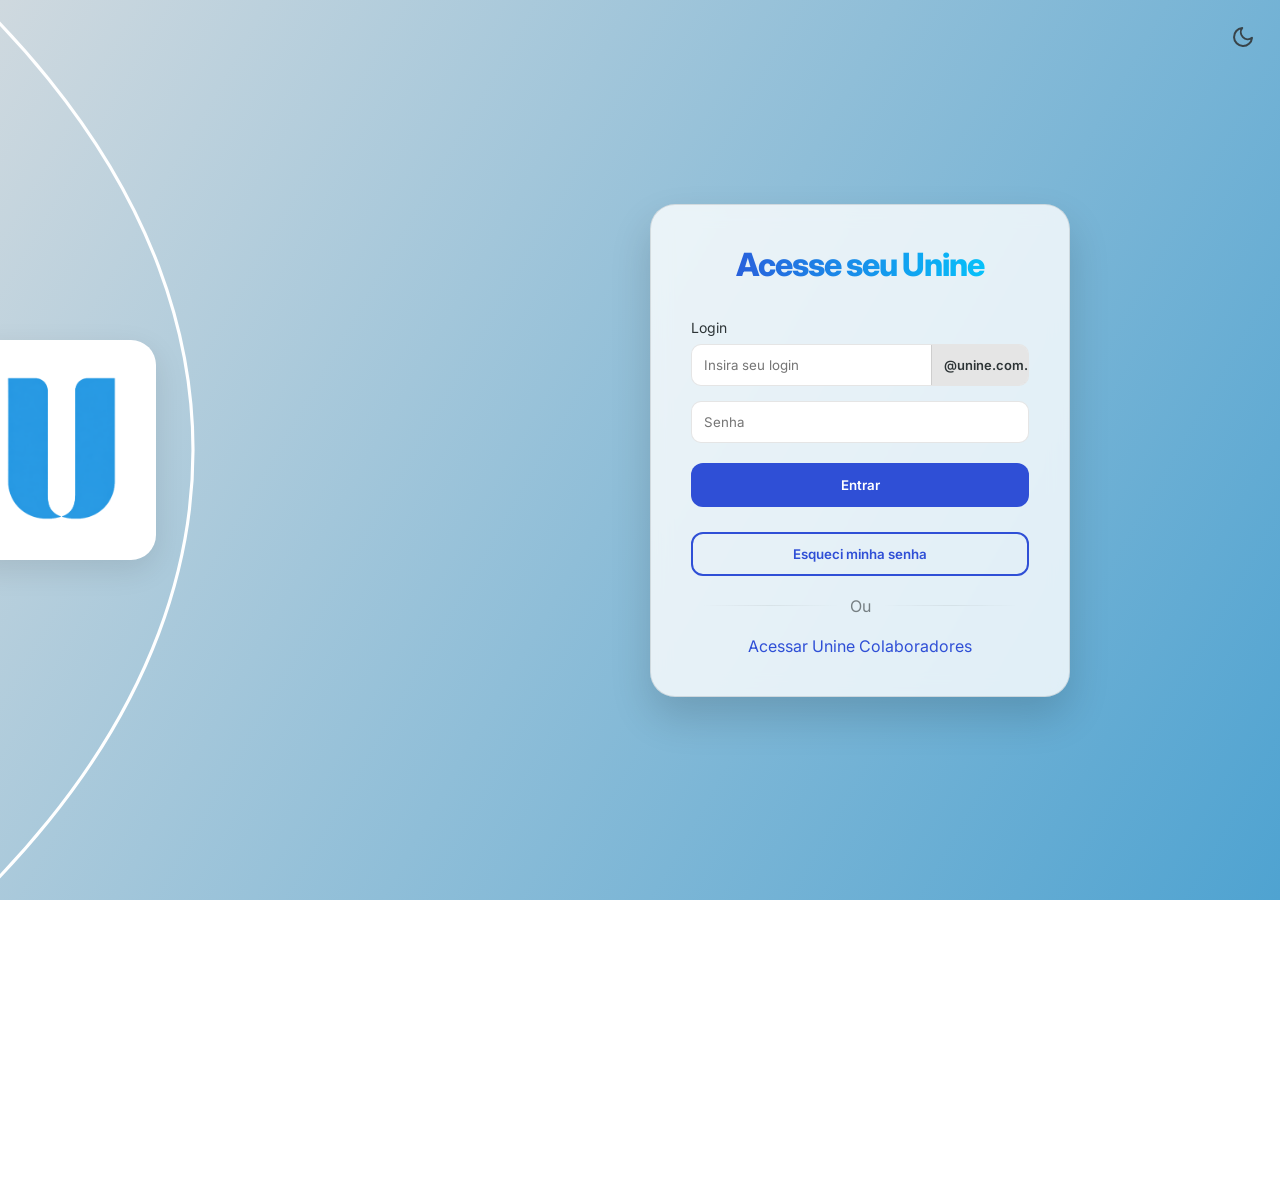
<file: index.html>
<!DOCTYPE html>
<html lang="pt-br">
<head>

<meta charset="UTF-8">
<title>Unine</title>
<link rel="icon" href="logo.png" type="image/x-icon">

<link href="https://fonts.googleapis.com/css2?family=Inter:wght@300;400;500;600&display=swap" rel="stylesheet">

<link rel="stylesheet" href="style.css">

<meta name="viewport" content="width=device-width, initial-scale=1.0">

</head>

<body>

<!-- LINHA -->
<div class="logo-container">
  <!-- LINHA (SVG) -->
 <div class="circle-bg">
  <svg viewBox="0 0 2000 1000" preserveAspectRatio="xMaxYMid slice">
    <ellipse cx="1000" cy="500" rx="950" ry="480"></ellipse>
  </svg>
</div>

  <!-- LOGO -->
  <div class="logo-box">
    <img src="logo.png" class="logo-img">
  </div>
</div>

<button id="theme-toggle" class="theme-btn">
  <!-- Ícone de Lua (Modo Claro) -->
  <svg class="moon-icon" xmlns="http://www.w3.org/2000/svg" width="24" height="24" viewBox="0 0 24 24" fill="none" stroke="currentColor" stroke-width="2" stroke-linecap="round" stroke-linejoin="round"><path d="M21 12.79A9 9 0 1 1 11.21 3 7 7 0 0 0 21 12.79z"></path></svg>
  
  <!-- Ícone de Sol (Modo Escuro) -->
  <svg class="sun-icon" xmlns="http://www.w3.org/2000/svg" width="24" height="24" viewBox="0 0 24 24" fill="none" stroke="currentColor" stroke-width="2" stroke-linecap="round" stroke-linejoin="round"><circle cx="12" cy="12" r="5"></circle><line x1="12" y1="1" x2="12" y2="3"></line><line x1="12" y1="21" x2="12" y2="23"></line><line x1="4.22" y1="4.22" x2="5.64" y2="5.64"></line><line x1="18.36" y1="18.36" x2="19.78" y2="19.78"></line><line x1="1" y1="12" x2="3" y2="12"></line><line x1="21" y1="12" x2="23" y2="12"></line><line x1="4.22" y1="19.78" x2="5.64" y2="18.36"></line><line x1="18.36" y1="5.64" x2="19.78" y2="4.22"></line></svg>
</button>

<!-- CARD PRINCIPAL -->
<div class="card">

  <h1>Acesse seu Unine</h1>

  <div class="label">Login</div>

  <div class="input-row">
    <input type="text" id="email" maxlength="11" inputmode="numeric" placeholder="Insira seu login">
    <div class="domain">@unine.com.br</div>
  </div>

  <input type="password" id="senha" placeholder="Senha">

  <button class="btn-primary" onclick="login()">
    Entrar
  </button>

  <div id="msg"></div>

  <button class="btn-outline" id="btnAbrirModal">
    Esqueci minha senha
  </button>

  <div class="divider"><span>Ou</span></div>

  <div class="link">
    <a href="javascript:void(0)" id="switch-to-colab">Acessar Unine Colaboradores</a>
  </div>

</div> 
<!-- AQUI TERMINA O CARD. A div acima fechou o card! -->


<!-- ======== O MODAL DEVE FICAR AQUI FORA ======== -->
<!-- Fundo escuro do Modal -->
<div id="meuModal" class="modal-fundo">
  
  <!-- A caixa branca com o conteúdo -->
  <div class="modal-conteudo">
    
    <!-- Cabeçalho Roxo/Azul -->
    <div class="modal-header">
      <h2>Orientações para realizar o acesso</h2>
      <span id="btnFecharModal" class="fechar">&times;</span>
    </div>
    
    <!-- Corpo com o texto e botão -->
    <div class="modal-body">
      <p>Para acessar o sistema, utilize seu <strong>RA, CPF</strong> ou <strong>nome de usuário</strong> e a <strong>senha</strong>.</p>

      <p>Confira abaixo os formatos de acesso de acordo com cada perfil:</p>

      <p><strong>Estudantes Presenciais, Semipresenciais e Live</strong><br>
      Utilize seu <strong>RA</strong>.</p>

      <p><strong>Estudantes do EAD</strong><br>
      Utilize seu <strong>CPF</strong>.</p>

      <p><strong>Docentes</strong><br>
      Utilize seu <strong>nome de usuário</strong>.</p>

      <p>Se você não sabe seu <strong>login</strong> ou <strong>esqueceu sua senha</strong>, clique no botão <strong>Cadastrar nova senha</strong> logo abaixo. Vamos direcioná-lo para a página de Troca de Senha.</p>

      <p>Nela, você digita seu <strong>CPF</strong> e o <strong>e-mail</strong> com os próximos passos será enviado para seu <strong>email pessoal</strong> cadastrado no processo de matrícula.</p>

      <p>Depois, é só <strong>voltar</strong> aqui na tela de login e <strong>acessar</strong> sua conta com a <strong>nova senha</strong>.</p>

      <!-- Botão Azul -->
      <a href="https://trocasenha.animaeducacao.com.br/EsqueciMinhaSenha/Index" 
        class="btn-modal-azul" 
        target="_blank" 
        rel="noopener noreferrer">
        CADASTRAR NOVA SENHA
      </a>

  </div>

</div>
<!-- ======== FIM DO MODAL ======== -->

<script src="script.js"></script>

</body>
</html>
</file>
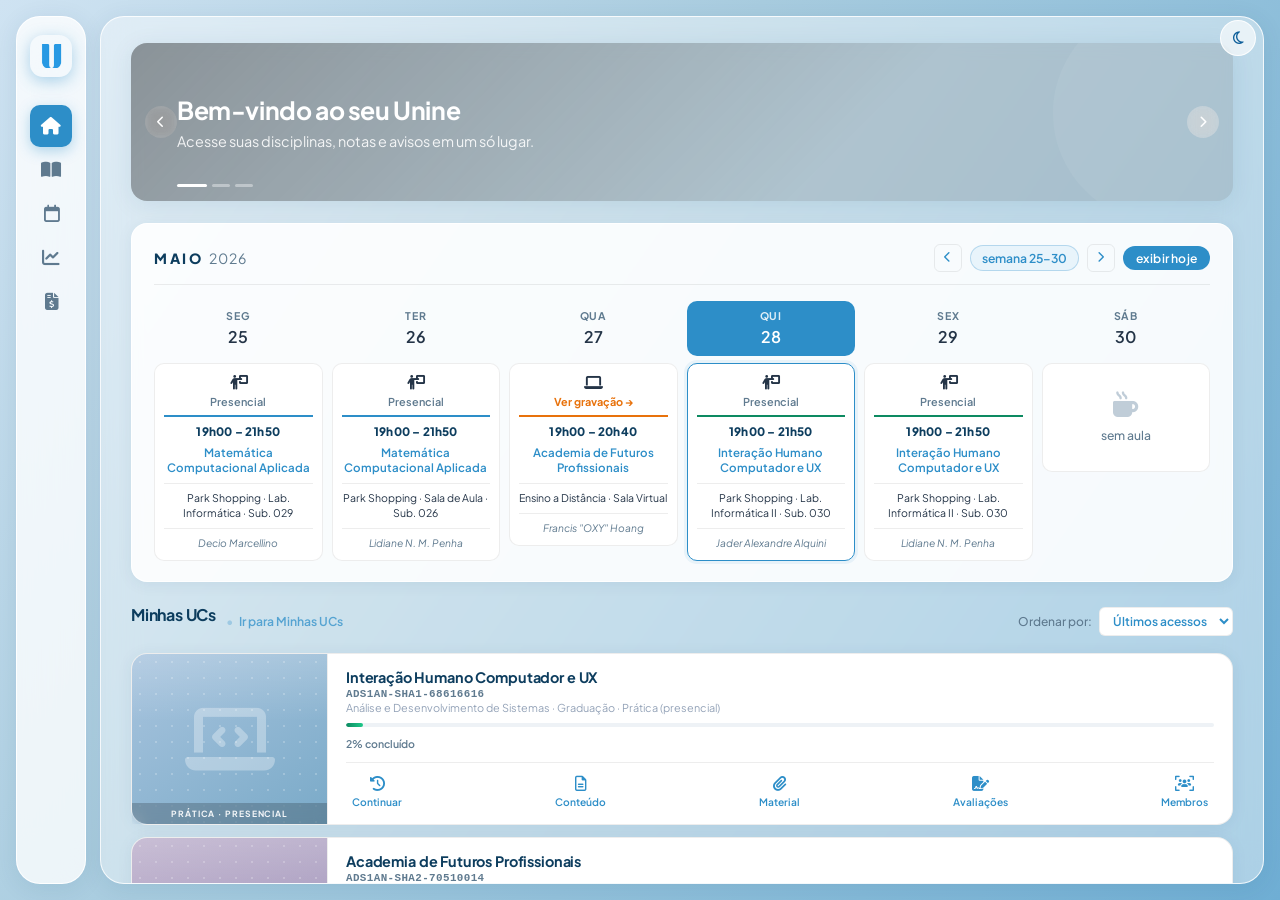
<file: index2.html>
<!DOCTYPE html>
<html lang="pt-BR">
<head>
    <meta charset="UTF-8">
    <meta name="viewport" content="width=device-width, initial-scale=1.0">
    <title>Unine — Dashboard</title>
    <link rel="icon" href="logo.png" type="image/x-icon">
    <link href="https://fonts.googleapis.com/css2?family=Plus+Jakarta+Sans:ital,wght@0,300;0,400;0,500;0,600;0,700;0,800;1,400&family=DM+Serif+Display&display=swap" rel="stylesheet">
    <link rel="stylesheet" href="https://cdnjs.cloudflare.com/ajax/libs/font-awesome/6.4.0/css/all.min.css">
    <link rel="stylesheet" href="style2.css">
</head>
<body>

    <div class="theme-toggle" id="themeToggle" title="Alternar tema">
        <i class="fa-regular fa-moon" id="themeIcon"></i>
    </div>

    <div class="dashboard-container">
        <!-- SIDEBAR -->
        <nav class="sidebar">
            <div class="logo-box" id="logoBox" title="Perfil">
                <img src="logo.png" alt="Perfil" class="perfil-img">
            </div>
            <ul>
                <li class="active" data-view="home"><a href="#" title="Início"><i class="fa-solid fa-house"></i></a></li>
                <li data-view="disciplinas"><a href="#" title="Disciplinas"><i class="fa-solid fa-book-open"></i></a></li>
                <li data-view="calendario"><a href="#" title="Calendário"><i class="fa-regular fa-calendar"></i></a></li>
                <li data-view="notas"><a href="#" title="Notas e Faltas"><i class="fa-solid fa-chart-line"></i></a></li>
                <li data-view="financeiro"><a href="#" title="Financeiro"><i class="fa-solid fa-file-invoice-dollar"></i></a></li>
            </ul>
        </nav>

        <!-- MAIN -->
        <main class="main-content" id="mainContent">

            <!-- VIEW: HOME -->
            <div class="view active" id="view-home">
                <!-- Carrossel -->
                <section class="hero-carousel" id="carousel">
                    <div class="carousel-track" id="carouselTrack">
                        <div class="carousel-slide" style="background-image:url('https://cdn.gge.com.br/web/wp-content/uploads/2021/02/plano-de-estudos-banner.png')">
                            <h2>Bem-vindo ao seu Unine</h2>
                            <p>Acesse suas disciplinas, notas e avisos em um só lugar.</p>
                        </div>
                        <div class="carousel-slide" style="background-image:url('https://images.unsplash.com/photo-1499750310107-5fef28a66643?q=80&w=1200')">
                            <h2>Rematrícula Aberta</h2>
                            <p>Garanta sua vaga para o próximo semestre sem sair de casa.</p>
                        </div>
                        <div class="carousel-slide" style="background-image:url('https://images.unsplash.com/photo-1507842217343-583bb7270b66?q=80&w=1200')">
                            <h2>Biblioteca Virtual</h2>
                            <p>Milhares de e-books disponíveis para sua pesquisa.</p>
                        </div>
                    </div>
                    <button class="carousel-btn prev" onclick="changeSlide(-1)"><i class="fa-solid fa-chevron-left"></i></button>
                    <button class="carousel-btn next" onclick="changeSlide(1)"><i class="fa-solid fa-chevron-right"></i></button>
                    <div class="carousel-indicators" id="indicators">
                        <span class="indicator active" onclick="goToSlide(0)"></span>
                        <span class="indicator" onclick="goToSlide(1)"></span>
                        <span class="indicator" onclick="goToSlide(2)"></span>
                    </div>
                </section>

                <!-- Calendário (MANTIDO INTACTO) -->
                <section class="calendar-section" id="calSection">
                    <div class="calendar-top">
                        <h3 class="calendar-month">MAIO <span>2026</span></h3>
                        <div class="calendar-controls">
                            <button class="nav-arrow" onclick="toast('Semana anterior','info')"><i class="fa-solid fa-chevron-left"></i></button>
                            <a href="#" class="current-week">semana 25–30</a>
                            <button class="nav-arrow" onclick="toast('Próxima semana','info')"><i class="fa-solid fa-chevron-right"></i></button>
                            <button class="btn-hoje" onclick="toast('Exibindo semana atual','success')">exibir hoje</button>
                        </div>
                    </div>
                    <div class="calendar-grid">
                        <div class="cal-col" style="--delay:60ms">
                            <div class="cal-day-header">SEG<br><span>25</span></div>
                            <div class="cal-card">
                                <div class="cal-modality line-purple"><i class="fa-solid fa-person-chalkboard"></i><span>Presencial</span></div>
                                <div class="cal-time">19h00 – 21h50</div>
                                <div class="cal-subject">Matemática Computacional Aplicada</div>
                                <div class="cal-location">Park Shopping · Lab. Informática · Sub. 029</div>
                                <div class="cal-prof">Decio Marcellino</div>
                            </div>
                        </div>
                        <div class="cal-col" style="--delay:120ms">
                            <div class="cal-day-header">TER<br><span>26</span></div>
                            <div class="cal-card">
                                <div class="cal-modality line-purple"><i class="fa-solid fa-person-chalkboard"></i><span>Presencial</span></div>
                                <div class="cal-time">19h00 – 21h50</div>
                                <div class="cal-subject">Matemática Computacional Aplicada</div>
                                <div class="cal-location">Park Shopping · Sala de Aula · Sub. 026</div>
                                <div class="cal-prof">Lidiane N. M. Penha</div>
                            </div>
                        </div>
                        <div class="cal-col" style="--delay:180ms">
                            <div class="cal-day-header">QUA<br><span>27</span></div>
                            <div class="cal-card">
                                <div class="cal-modality line-orange"><i class="fa-solid fa-laptop"></i><a href="#" class="link-online" onclick="toast('Abrindo gravação da aula…','info');return false;">Ver gravação →</a></div>
                                <div class="cal-time">19h00 – 20h40</div>
                                <div class="cal-subject">Academia de Futuros Profissionais</div>
                                <div class="cal-location">Ensino a Distância · Sala Virtual</div>
                                <div class="cal-prof">Francis "OXY" Hoang</div>
                            </div>
                        </div>
                        <div class="cal-col active-day" style="--delay:240ms">
                            <div class="cal-day-header">QUI<br><span>28</span></div>
                            <div class="cal-card">
                                <div class="cal-modality line-teal"><i class="fa-solid fa-person-chalkboard"></i><span>Presencial</span></div>
                                <div class="cal-time">19h00 – 21h50</div>
                                <div class="cal-subject">Interação Humano Computador e UX</div>
                                <div class="cal-location">Park Shopping · Lab. Informática II · Sub. 030</div>
                                <div class="cal-prof">Jader Alexandre Alquini</div>
                            </div>
                        </div>
                        <div class="cal-col" style="--delay:300ms">
                            <div class="cal-day-header">SEX<br><span>29</span></div>
                            <div class="cal-card">
                                <div class="cal-modality line-teal"><i class="fa-solid fa-person-chalkboard"></i><span>Presencial</span></div>
                                <div class="cal-time">19h00 – 21h50</div>
                                <div class="cal-subject">Interação Humano Computador e UX</div>
                                <div class="cal-location">Park Shopping · Lab. Informática II · Sub. 030</div>
                                <div class="cal-prof">Lidiane N. M. Penha</div>
                            </div>
                        </div>
                        <div class="cal-col" style="--delay:360ms">
                            <div class="cal-day-header">SÁB<br><span>30</span></div>
                            <div class="cal-card empty-card"><i class="fa-solid fa-mug-hot"></i><span>sem aula</span></div>
                        </div>
                    </div>
                </section>

                <!-- Minhas UCs -->
                <section class="uc-section">
                    <div class="uc-header-area">
                        <div class="uc-title-group">
                            <h3 class="section-title">Minhas UCs</h3>
                            <a href="#" class="uc-link-top" onclick="switchView('disciplinas');return false;"><span class="dot-separator">•</span> Ir para Minhas UCs</a>
                        </div>
                        <div class="uc-filter">
                            <span>Ordenar por:</span>
                            <select class="custom-select" id="ucSort" onchange="sortUCs()">
                                <option>Últimos acessos</option>
                                <option>Nome (A–Z)</option>
                                <option>Progresso</option>
                            </select>
                        </div>
                    </div>
                    <div class="uc-list" id="ucList"></div>
                </section>
            </div>

            <!-- VIEW: DISCIPLINAS -->
            <div class="view" id="view-disciplinas">
                <div class="page-header">
                    <i class="fa-solid fa-book-open"></i>
                    <h2>Minhas Disciplinas</h2>
                </div>
                <div class="uc-list" id="ucListDisciplinas"></div>
            </div>

            <!-- VIEW: CALENDÁRIO -->
            <div class="view" id="view-calendario">
                <div class="page-header">
                    <i class="fa-regular fa-calendar"></i>
                    <h2>Calendário Acadêmico</h2>
                </div>
                <!-- Versão limpa da visualização de calendário completa -->
                <div class="fin-table-section">
                    <h3>Eventos e Provas Agendadas</h3>
                    <table class="fin-table">
                        <thead><tr><th>Evento</th><th>Disciplina</th><th>Data</th><th>Tipo</th></tr></thead>
                        <tbody>
                            <tr><td>Prova AV1</td><td>Matemática Computacional</td><td>10/06/2026</td><td><span class="status-pill pill-pendente"><i class="fa-solid fa-circle"></i> Prova</span></td></tr>
                            <tr><td>Entrega Trabalho</td><td>IHC e UX</td><td>14/06/2026</td><td><span class="status-pill pill-pendente"><i class="fa-solid fa-circle"></i> Trabalho</span></td></tr>
                            <tr><td>Prova AV1</td><td>Academia Fut. Prof.</td><td>18/06/2026</td><td><span class="status-pill pill-pendente"><i class="fa-solid fa-circle"></i> Prova</span></td></tr>
                            <tr><td>Rematrícula</td><td>—</td><td>25/06/2026</td><td><span class="status-pill pill-vencido"><i class="fa-solid fa-circle"></i> Prazo</span></td></tr>
                        </tbody>
                    </table>
                </div>
            </div>

            <!-- VIEW: NOTAS E FALTAS -->
            <div class="view" id="view-notas">
                <div class="page-header">
                    <i class="fa-solid fa-chart-line"></i>
                    <h2>Notas e Faltas</h2>
                </div>
                <div style="display:grid;grid-template-columns:repeat(3,1fr);gap:12px;">
                    <div class="fin-card status-ok"><div class="fin-card-label">Média Geral</div><div class="fin-card-val">7.8</div><div class="fin-card-sub">Acima da média mínima</div></div>
                    <div class="fin-card"><div class="fin-card-label">Total de Faltas</div><div class="fin-card-val" style="color:var(--orange)">8</div><div class="fin-card-sub">De 72 aulas totais</div></div>
                    <div class="fin-card status-ok"><div class="fin-card-label">Situação</div><div class="fin-card-val">Aprovado</div><div class="fin-card-sub">Em todas as disciplinas</div></div>
                </div>
                <div class="notas-grid" id="notasGrid"></div>
            </div>

            <!-- VIEW: FINANCEIRO -->
            <div class="view" id="view-financeiro">
                <div class="page-header">
                    <i class="fa-solid fa-file-invoice-dollar"></i>
                    <h2>Financeiro</h2>
                </div>
                <div class="fin-summary">
                    <div class="fin-card status-warn">
                        <div class="fin-card-label">Mensalidade Atual</div>
                        <div class="fin-card-val">R$ 890,00</div>
                        <div class="fin-card-sub">Vence em 10/06/2026</div>
                    </div>
                    <div class="fin-card status-ok">
                        <div class="fin-card-label">Último Pagamento</div>
                        <div class="fin-card-val">R$ 890,00</div>
                        <div class="fin-card-sub">Pago em 08/05/2026</div>
                    </div>
                    <div class="fin-card">
                        <div class="fin-card-label">Desconto Aplicado</div>
                        <div class="fin-card-val" style="color:var(--Unine-blue)">20%</div>
                        <div class="fin-card-sub">Bolsa mérito acadêmico</div>
                    </div>
                </div>
                <div class="fin-table-section">
                    <h3>Histórico de Pagamentos</h3>
                    <table class="fin-table">
                        <thead>
                            <tr><th>Competência</th><th>Descrição</th><th>Vencimento</th><th>Status</th><th>Valor</th></tr>
                        </thead>
                        <tbody>
                            <tr><td>Jun/2026</td><td>Mensalidade — ADS</td><td>10/06/2026</td><td><span class="status-pill pill-pendente"><i class="fa-solid fa-circle"></i> Pendente</span></td><td class="fin-val-pendente">R$ 890,00</td></tr>
                            <tr><td>Mai/2026</td><td>Mensalidade — ADS</td><td>10/05/2026</td><td><span class="status-pill pill-pago"><i class="fa-solid fa-check"></i> Pago</span></td><td class="fin-val-pago">R$ 890,00</td></tr>
                            <tr><td>Abr/2026</td><td>Mensalidade — ADS</td><td>10/04/2026</td><td><span class="status-pill pill-pago"><i class="fa-solid fa-check"></i> Pago</span></td><td class="fin-val-pago">R$ 890,00</td></tr>
                        </tbody>
                    </table>
                    <div class="fin-actions">
                        <button class="btn-fin primary" onclick="toast('Abrindo boleto…','success')"><i class="fa-solid fa-barcode"></i> Gerar Boleto</button>
                        <button class="btn-fin secondary" onclick="toast('Baixando extrato…','info')"><i class="fa-solid fa-download"></i> Extrato</button>
                        <button class="btn-fin primary" onclick="toast('Entrando em contato com o financeiro…','info')"><i class="fa-solid fa-headset"></i> Suporte</button>
                    </div>
                </div>
            </div>
        </main>
    </div>

    <!-- MODAL: PERFIL -->
    <div class="modal-overlay" id="profileOverlay" onclick="closeModal('profile')">
        <div class="profile-modal" onclick="event.stopPropagation()">
            <div class="profile-header">
                <div class="profile-avatar">GS</div>
                <div class="profile-name">Gabriel Silva</div>
                <div class="profile-course">Análise e Desenvolvimento de Sistemas</div>
                <button class="profile-close" onclick="closeModal('profile')"><i class="fa-solid fa-xmark"></i></button>
            </div>
            <div class="profile-body">
                <div class="profile-info-row"><i class="fa-solid fa-id-card"></i> <span class="profile-info-label">RA</span> <span class="profile-info-val">23001842</span></div>
                <div class="profile-info-row"><i class="fa-solid fa-envelope"></i> <span class="profile-info-label">E-mail</span> <span class="profile-info-val">gabriel.silva@Unine.edu.br</span></div>
            </div>
            <div class="profile-footer">
                <button class="btn-profile-action secondary" onclick="closeModal('profile')"><i class="fa-solid fa-right-from-bracket"></i> Sair</button>
            </div>
        </div>
    </div>

    <!-- MODAL: CONTEÚDO -->
    <div class="modal-overlay" id="contentOverlay" onclick="closeModal('content')">
        <div class="content-modal" onclick="event.stopPropagation()">
            <div class="content-modal-header">
                <h3 id="contentModalTitle">Conteúdo</h3>
                <button class="profile-close" onclick="closeModal('content')"><i class="fa-solid fa-xmark"></i></button>
            </div>
            <div class="content-modal-body" id="contentModalBody"></div>
        </div>
    </div>

    <div class="toast-container" id="toastContainer"></div>
    <script src="script2.js"></script>
</body>
</html>
</file>
<file: style.css>
/* RESET */
* {
  margin: 0;
  padding: 0;
  box-sizing: border-box;
  font-family: 'Inter', sans-serif;
}

:root {
    /* MODO CLARO - Azul Original Ajustado */
    --bg-grad: linear-gradient(120deg, #cfd9df 0%, #4fa3d1 100%);
    --card-bg: rgba(255, 255, 255, 0.8); 
    --container-bg: rgb(255, 255, 255); /* Para a logo */
    --text-color: #2d3436;
    --accent-color: #2f4fd6; 
    --input-bg: #ffffff;
    --border-color: rgba(0, 0, 0, 0.1);
}

body.dark-mode {
    /* MODO ESCURO - Azul Marinho Profundo */
    --bg-grad: linear-gradient(120deg, #060b19 0%, #101d42 100%);
    --card-bg: rgba(30, 30, 40, 0.9);
    --container-bg: rgb(40, 40, 50);
    --text-color: #dfe6e9;
    --accent-color: #796fff;
    --input-bg: #2d2d2d;
    --border-color: rgba(255, 255, 255, 0.1);
}

/* BODY */
body {
  min-height: 100vh;
  display: flex;
  align-items: center;
  justify-content: center; /* Centraliza o conjunto todo no meio da tela */
  padding: 40px; /* Apenas um respiro para telas muito pequenas */
  gap: 250px; /* Distância fixa e controlada entre a logo e o card */
  background: var(--bg-grad) fixed;
  color: var(--text-color);
  position: relative;
  overflow-x: hidden; /* Evita scroll horizontal indesejado */
  overflow-y: hidden; /* Evita scroll vertical indesejado */
  transition: all 0.5s ease;
}

/* BOTÃO DE TEMA */
.theme-btn {
  background: none;
  border: none;
  position: fixed;
  top: 25px;
  right: 25px;
  cursor: pointer;
  z-index: 1000;
  transition: transform 0.3s ease;
}

.theme-btn:hover { transform: scale(1.2); }

/* 1. Remova qualquer cor de 'stroke' que esteja dentro de .theme-btn svg */
.theme-btn svg {
  fill: none;
  transition: stroke 0.3s ease, transform 0.3s ease;
}

/* 2. COR DA LUA NO MODO CLARO */
/* O seletor :not(.dark-mode) garante que esta cor só funcione no modo claro */
body:not(.dark-mode) .moon-icon {
  stroke: #2b2a29d0 !important; /* Coloque aqui a cor que você deseja para a lua */
}

/* 3. COR DO SOL NO MODO ESCURO */
body.dark-mode .sun-icon {
  stroke: #ffffffc7 !important; /* Cor do sol no modo escuro */
}

/* 4. REGRAS DE EXIBIÇÃO (Garantindo que um suma e outro apareça) */
.sun-icon { display: none; }
.moon-icon { display: block; }

body.dark-mode .sun-icon { display: block; }
body.dark-mode .moon-icon { display: none; }

/* LINHA ANIMADA */
.circle-bg {
  position: absolute;
  top: 50%; /* Centraliza verticalmente */
  
  /* 50% (meio da tela) 
     + 250px (metade do gap de 500px) 
     + 95px (para chegar no centro exato da logo) */
  right: calc(50% + 405px); 
  
  transform: translateY(-50%); /* Ajuste fino vertical */
  
  width: 6000px; /* Mantemos grande para vazar à esquerda */
  height: 1500px;
  z-index: -1;
  pointer-events: none;
  display: flex;
  justify-content: flex-end; /* Garante que o círculo encoste na borda direita da div */
}

.circle-bg svg {
  width: 70%;
  height: 100%;
}

.circle-bg ellipse {
  fill: none;
  stroke: var(--container-bg);
  stroke-width: 1.5; 
  stroke-linecap: round;

  /* Perímetro aproximado para animação fluida */
  stroke-dasharray: 6000;
  stroke-dashoffset: -6000;
  
  cx: 1000; /* Centro horizontal do SVG */
  cy: 500;  /* Centro vertical do SVG */
  rx: 980;  /* Quase encostando na borda direita */
  ry: 480;
  
  opacity: 1;
  transition: stroke 0.5s ease-in-out;
  animation: drawLine 2.5s ease-in-out forwards;
  animation-delay: 1s;
}

@keyframes drawLine {
  to {
    stroke-dashoffset: 0;
    opacity: 1; /* Opacidade sutil */
  }
}

/* LOGO */
.logo-box {
  background: var(--container-bg);
  padding: 35px;
  position: relative;
  left: -244px;
  border-radius: 25px;
  box-shadow: 0 10px 30px rgba(0,0,0,0.1);
  z-index: 2;
  opacity: 0;
  transform: translateY(0) translateX(60px);
  animation: fadeUp 2.5s ease forwards;
  transition: background 0.5s ease;
  flex-shrink: 0; /* Impede que a logo diminua em telas médias */
}

.perfil-img {
    width: 100%;
    height: 100%;
    object-fit: cover; /* Garante que a logo preencha o espaço sem achatar */
}

.logo-img { width: 120px; height: auto; }

/* CARD */
.card {
    background: var(--card-bg);
    backdrop-filter: blur(10px);
    -webkit-backdrop-filter: blur(10px);
    border: 1px solid var(--border-color);
    box-shadow: 0 20px 40px rgba(0, 0, 0, 0.15);
    padding: 40px;
    border-radius: 25px;
    margin-left: 0; /* Removido o 300px */
    width: 100%;
    max-width: 420px;
    z-index: 2;
    opacity: 0;
    transform: translateY(40px);
    animation: fadeUp 0.8s ease forwards;
    animation-delay: 0.3s;
    transition: background 0.5s ease, border 0.5s ease;
}

h1 {
    font-weight: 800;
    letter-spacing: -1px;
    background: linear-gradient(90deg, var(--accent-color), #00d2ff);
    -webkit-background-clip: text;
    -webkit-text-fill-color: transparent;
    margin-bottom: 35px;
    text-align: center;
}

.label {
font-size: 14px;
margin-bottom: 8px;
}

/* INPUTS */
.input-row {
    display: flex;
    background: var(--input-bg);
    border: 1px solid var(--border-color);
    border-radius: 10px;
    overflow: hidden;
    margin-bottom: 15px;
    transition: all 0.3s ease;
}

.input-row:focus-within {
    border-color: var(--accent-color);
    box-shadow: 0 0 0 3px rgba(47, 79, 214, 0.15);
}

.input-row input {
  flex: 1;
  padding: 12px;
  border: none;
  outline: none;
  background: transparent;
  color: var(--text-color);
}

.domain {
    display: flex;
    align-items: center;
    padding: 0 12px;
    background: var(--border-color); /* Cinza suave */
    color: var(--text-color);
    font-size: 13px;
    font-weight: 600;
    border-left: 1px solid var(--border-color);
}

input[type="password"] {
  width: 100%;
  padding: 12px;
  margin-bottom: 20px;
  border-radius: 10px;
  border: 1px solid var(--border-color);
  background: var(--input-bg);
  color: var(--text-color);
  outline: none;
}

/* Pequena animação de "negativa" se o campo estiver vazio ou inválido */
input:invalid {
  border-color: #ff4d4d;
}

/* BOTÕES */
.btn-primary {
    width: 100%;
    padding: 14px;
    background: var(--accent-color);
    color: white;
    border: none;
    border-radius: 12px;
    font-weight: 600;
    cursor: pointer;
    display: flex;
    align-items: center;
    justify-content: center;
    gap: 10px;
    transition: all 0.3s ease;
}

.btn-primary:hover {
    transform: translateY(-2px);
    filter: brightness(1.1);
}

.btn-outline {
    width: 100%;
    margin-top: 15px;
    padding: 12px;
    border: 2px solid var(--accent-color);
    background: transparent;
    color: var(--accent-color);
    border-radius: 12px;
    font-weight: 600;
    cursor: pointer;
    transition: all 0.3s ease;
}

.btn-outline:hover {
    background: var(--accent-color);
    color: white;
}

/* =========================================
   MODAL (ADAPTÁVEL AO TEMA CLARO/ESCURO)
   ========================================= */

/* Fundo escuro */
/* Fundo escuro */
.modal-fundo {
  display: none; /* O JS mudará para 'flex' e não 'block' */
  position: fixed; 
  z-index: 2000; 
  left: 0;
  top: 0;
  width: 100%; /* Use 100% em vez de 100vw para evitar barras de rolagem */
  height: 100%; 
  background-color: rgba(0, 0, 0, 0.7); 
  
  /* Centralização Real */
  display: none; /* Inicialmente escondido */
  align-items: center; 
  justify-content: center;
  padding: 20px; /* Respiro para telas pequenas */
}

/* Caixa principal do modal */
.modal-conteudo {
  background-color: var(--input-bg);
  border-radius: 8px;
  width: 100%; 
  max-width: 550px; 
  box-shadow: 0 10px 30px rgba(0,0,0,0.5);
  overflow: hidden; 
  position: relative;
  
  /* Removido: margin: 5% auto; */
  margin: 0; /* O Flexbox do pai já centraliza */
  
  animation: fadeUp 0.3s ease forwards; 
}

/* Cabeçalho */
.modal-header {
  background-color: var(--accent-color); /* Muda para Azul ou Roxo conforme o tema */
  color: white;
  padding: 15px 20px;
  display: flex;
  justify-content: space-between;
  align-items: center;
}

.modal-header h2 {
  font-size: 15px;
  font-weight: 500;
  margin: 0;
  background: none; 
  -webkit-text-fill-color: white;
  text-align: left;
}

/* Botão de Fechar (X) */
.fechar {
  color: white;
  font-size: 22px;
  font-weight: 300;
  cursor: pointer;
  transition: opacity 0.3s;
}

.fechar:hover {
  opacity: 0.7;
}

/* Corpo do Modal */
.modal-body {
  padding: 25px 30px;
  color: var(--text-color); /* Texto branco no escuro e cinza no claro */
  font-size: 13px;
  line-height: 1.5;
  text-align: left;
  max-height: 70vh; 
  overflow-y: auto;
}

.modal-body p {
  margin-bottom: 15px;
}

.modal-body strong {
  color: var(--text-color); /* Deixa os negritos acompanharem o tema */
  font-weight: bold;
}

.link-roxo {
  color: var(--accent-color);
  text-decoration: underline;
  font-weight: 600;
}

/* Botão do Modal */
.btn-modal-azul {
  /* Transforma o link em um bloco clicável como botão */
  display: block; 
  width: 100%;
  max-width: 300px; /* Ou o tamanho que você preferir */
  margin: 20px auto 0; /* Centraliza o botão no modal */
  
  /* Cores e Fundo */
  background: var(--accent-color); /* Usa a variável roxa/azul que definimos */
  color: #ffffff !important; /* Força o texto a ser branco */
  
  /* Tipografia */
  text-decoration: none; /* Remove o sublinhado estranho */
  text-align: center;
  font-weight: 600;
  font-size: 14px;
  letter-spacing: 1px;
  
  /* Espaçamento e Bordas */
  padding: 15px 25px;
  border-radius: 10px; /* Estilo cápsula que sugerimos antes */
  
  /* Suavidade */
  transition: all 0.3s ease;
  cursor: pointer;
  border: none;
}

.btn-modal-azul:hover {
  transform: translateY(-3px);
  box-shadow: 0 10px 20px rgba(108, 92, 231, 0.4);
  filter: brightness(1.1); /* Dá um brilho leve ao passar o mouse */
  color: #ffffff !important;
}

/* Ajuste para o modo escuro (opcional) */
body.dark-mode .btn-modal-azul {
    background: var(--accent-color);
    box-shadow: 0 10px 20px rgba(0, 0, 0, 0.3);
}

/* DIVISOR */
.divider {
  display: flex;
  align-items: center;
  margin: 20px 0;
  color: var(--text-color);
  opacity: 0.6;
}

.divider::before, .divider::after {
    content: "";
    flex: 1;
    height: 1px;
    background: linear-gradient(90deg, transparent, var(--border-color), transparent);
    margin: 0 10px;
}

/* LINK */
.link {
text-align: center;
}
.link a {
color: #2f4fd6;
text-decoration: none;
}
/* MSG */
#msg {
margin-top: 10px;
font-size: 14px;
text-align: center;
}

/* ESTILO COLLABORATOR - PREMIUM DARK GLASS */
body.colab-theme {
    --bg-grad: linear-gradient(135deg, #060b19 0%, #102a4d 100%);
    /* Cor da Logo-Box e da Linha (Branco translúcido para o efeito Glass) */
    --container-bg: rgba(255, 255, 255, 0.1); 
    --card-bg: rgba(255, 255, 255, 0.05);
    --text-color: #ffffff;
    --accent-color: #00d2ff;
    --input-bg: #ffffff;
}

body.colab-theme .theme-btn {
    opacity: 0;
    pointer-events: none; /* Impede que o botão seja clicado mesmo invisível */
    transition: opacity 0.5s ease;
}

/* Sincronizando a linha com a logo-box no modo colaborador */
body.colab-theme .circle-bg ellipse {
    stroke: var(--container-bg); /* Mesma cor da caixa */
    stroke-width: 4;
    opacity: 1; /* Deixa a linha nítida */
}

body.colab-theme .logo-box {
    background: var(--container-bg);
    backdrop-filter: blur(10px);
    border: 1px solid rgba(255, 255, 255, 0.1);
}

/* Card de Colaborador */
.card.colab-mode {
    background: var(--card-bg);
    backdrop-filter: blur(20px);
    border: 1px solid rgba(255, 255, 255, 0.1);
    text-align: left;
    padding: 45px;
    box-shadow: 0 25px 50px rgba(0, 0, 0, 0.5);
}

.area-restrita-tag {
    color: var(--accent-color);
    font-size: 11px;
    font-weight: 800;
    text-transform: uppercase;
    letter-spacing: 2px;
    margin-bottom: 8px;
    display: block;
    opacity: 0.8;
}

/* Link Esqueci minha senha para Colaboradores */
.forgot-password-colab {
    margin-bottom: 25px;
    text-align: left;
}

.forgot-password-colab a {
    color: var(--accent-color);
    text-decoration: none;
    font-size: 13px;
    font-weight: 500;
    opacity: 0.8;
    transition: 0.3s;
}

.forgot-password-colab a:hover {
    opacity: 1;
    text-decoration: underline;
}

/* Estilo do Card em modo Colab */
.card.colab-mode {
    background: var(--card-bg);
    backdrop-filter: blur(20px);
    border: 1px solid rgba(255, 255, 255, 0.1);
    box-shadow: 0 25px 50px rgba(0,0,0,0.4);
}

/* Inputs que não "gritam" na tela */
.colab-mode .input-row, 
.colab-mode input[type="password"] {
    background: #2d2d2d;
    border: 1px solid rgba(255, 255, 255, 0.1);
    border-radius: 8px;
    color: white;
}

.colab-mode input::placeholder {
    color: rgba(255, 255, 255, 0.4);
}

.colab-mode .btn-primary {
    background: var(--accent-color);
    color: #000;
    font-weight: 700;
    border-radius: 8px;
    margin-top: 10px;
    box-shadow: 0 10px 20px rgba(0, 210, 255, 0.2);
}

.btn-voltar {
    display: block;
    text-align: center;
    margin-top: 25px;
    color: rgba(255, 255, 255, 0.5);
    text-decoration: none;
    font-size: 13px;
    transition: 0.3s;
}

.btn-voltar:hover {
    color: var(--accent-color);
}

/* ANIMAÇÃO ENTRADA */
@keyframes fadeUp {
  to { opacity: 1; transform: translateY(0); }
}

@media (max-width: 900px) {
  body { flex-direction: column; justify-content: center; gap: 40px; }
  .circle-bg { display: none; }
}

/* =========================================
   REGRAS DE ADAPTAÇÃO PARA A TELA DE LOGIN
   ========================================= */

@media (max-width: 1024px) {
    body {
        gap: 50px; /* Reduz o espaço entre logo e card em tablets */
    }
    .logo-box {
        left: 0; /* Traz a logo para perto do card */
    }
}

@media (max-width: 768px) {
    body {
        flex-direction: column; /* Empilha logo e card verticalmente */
        justify-content: flex-start; /* Começa do topo para permitir scroll */
        padding: 20px;
        gap: 30px;
        overflow-y: auto; /* Permite rolar a tela se o teclado do celular abrir */
        height: auto;
        min-height: 100vh;
    }

    /* Esconde a linha decorativa gigante que quebra o scroll no celular */
    .circle-bg {
        display: none;
    }

    /* Ajusta a Logo */
    .logo-box {
        left: 0;
        transform: none;
        animation: fadeUpMobile 1.2s ease forwards;
        width: 100px; /* Menor no celular */
        height: 100px;
        padding: 20px;
        margin-top: 20px;
    }

    /* Ajusta o Card de Login */
    .card {
        max-width: 100%;
        width: 100%;
        padding: 30px 20px;
        margin-bottom: 40px;
    }

    /* Ajusta o Modal para não sumir nas bordas */
    .modal-conteudo {
        width: 95%;
        margin: 10px;
    }

    .modal-body {
        padding: 15px;
    }

    /* Tira a tradução lateral da animação que jogaria a logo pra fora */
    @keyframes fadeUpMobile {
        from { opacity: 0; transform: translateY(20px); }
        to { opacity: 1; transform: translateY(0); }
    }
}

/* Ajuste extra para celulares bem pequenos */
@media (max-width: 380px) {
    h1 {
        font-size: 1.5rem;
    }
    .domain {
        display: none; /* Esconde o @ulife.edu.br para o input não esmagar */
    }
}
</file>
<file: style2.css>
/* =========================================
   1. VARIÁVEIS
   ========================================= */
:root {
    --blue-50:  #e8f4fb;
    --blue-100: #c4dff5;
    --blue-200: #92c3ec;
    --blue-400: #3d96cc;
    --blue-500: #1a7ab8;
    --blue-600: #0e5f9a;
    --blue-800: #0b3f66;
    --blue-900: #071f33;

    --ulife-blue: #2d8ec8;
    --ulife-blue-light: #e8f4fb;
    --ulife-blue-mid: #b8d9f0;

    --bg: #d8e8f3;
    --card-bg: #ffffff;
    --text-title: #0d3d5e;
    --text-main: #243447;
    --text-muted: #5f7a8f;
    --border: rgba(0,0,0,0.07);

    --green: #0d8a61;
    --green-light: #e3f7ef;
    --orange: #e8720c;
    --orange-light: #fff0e3;
    --red: #d94040;
    --red-light: #fdeaea;
    --yellow: #d4a017;
    --yellow-light: #fef8e7;

    --shadow-soft: 0 2px 16px rgba(11,63,102,0.07);
    --shadow-card: 0 4px 24px rgba(11,63,102,0.09);
    --shadow-hover: 0 10px 36px rgba(11,63,102,0.16);

    --radius-xl: 24px;
    --radius-lg: 16px;
    --radius-md: 10px;
    --radius-sm: 6px;

    --ease-out: cubic-bezier(0.22, 1, 0.36, 1);
    --ease-spring: cubic-bezier(0.34, 1.56, 0.64, 1);

    --body-bg1: #cfe3f2;
    --body-bg2: #a8ccdf;
    --body-bg3: #6faed4;
    --sidebar-bg: rgba(255,255,255,0.78);
    --main-bg: rgba(255,255,255,0.42);
    --toggle-bg: rgba(255,255,255,0.65);
    --overlay-bg: rgba(20,50,80,0.45);
    --modal-bg: #ffffff;
}

/* DARK MODE */
body.dark {
    --ulife-blue-light: rgba(45,142,200,0.12);
    --ulife-blue-mid: rgba(45,142,200,0.35);
    --bg: #0d1f2d;
    --card-bg: #122336;
    --text-title: #c8e4f5;
    --text-main: #a8c8de;
    --text-muted: #6a96b0;
    --border: rgba(255,255,255,0.08);
    --green-light: rgba(13,138,97,0.15);
    --orange-light: rgba(232,114,12,0.12);
    --red-light: rgba(217,64,64,0.12);
    --yellow-light: rgba(212,160,23,0.12);
    --body-bg1: #0a1520;
    --body-bg2: #0d1e2e;
    --body-bg3: #102436;
    --sidebar-bg: rgba(12,30,50,0.92);
    --main-bg: rgba(10,25,42,0.72);
    --toggle-bg: rgba(12,30,50,0.85);
    --overlay-bg: rgba(0,0,0,0.7);
    --modal-bg: #0f2035;
}

* { margin:0; padding:0; box-sizing:border-box; font-family:'Plus Jakarta Sans',-apple-system,sans-serif; }

body {
    background: linear-gradient(125deg, var(--body-bg1) 0%, var(--body-bg2) 40%, var(--body-bg3) 100%);
    color: var(--text-main);
    overflow: hidden;
    height: 100vh;
    position: relative;
    opacity: 0;
    transition: opacity 0.4s ease, background 0.4s ease, color 0.3s ease;
}
body.loaded { opacity: 1; }

/* =========================================
   2. THEME TOGGLE
   ========================================= */
.theme-toggle {
    position: fixed;
    top: 20px; right: 24px;
    width: 36px; height: 36px;
    display: flex; align-items: center; justify-content: center;
    background: var(--toggle-bg);
    border: 1px solid rgba(255,255,255,0.9);
    border-radius: 50%;
    backdrop-filter: blur(10px);
    color: var(--blue-600);
    font-size: 0.9rem;
    cursor: pointer;
    z-index: 200;
    transition: background 0.3s, box-shadow 0.2s, transform 0.3s var(--ease-spring), color 0.3s;
}
.theme-toggle:hover { background: white; box-shadow: var(--shadow-card); transform: rotate(20deg) scale(1.05); }
body.dark .theme-toggle { color: #7aadd4; border-color: rgba(255,255,255,0.15); }
body.dark .theme-toggle:hover { background: rgba(45,142,200,0.2); }

/* =========================================
   3. LAYOUT
   ========================================= */
.dashboard-container {
    display: flex;
    height: 100vh;
    padding: 16px;
    gap: 14px;
    position: relative; z-index: 1;
}

/* =========================================
   4. SIDEBAR
   ========================================= */
.sidebar {
    width: 70px;
    background: var(--sidebar-bg);
    backdrop-filter: blur(24px);
    -webkit-backdrop-filter: blur(24px);
    border: 1px solid rgba(255,255,255,0.92);
    border-radius: var(--radius-xl);
    box-shadow: var(--shadow-card);
    display: flex; flex-direction: column; align-items: center;
    padding: 18px 0 22px;
    z-index: 10; flex-shrink: 0;
    animation: slideInLeft 0.5s var(--ease-out) both;
    transition: background 0.4s, border-color 0.3s, box-shadow 0.3s;
}
body.dark .sidebar { border-color: rgba(255,255,255,0.08); }

@keyframes slideInLeft {
    from { opacity:0; transform:translateX(-20px); }
    to   { opacity:1; transform:translateX(0); }
}

.logo-box {
    width: 42px; 
    height: 42px;
    background: rgba white;
    border-radius: 13px; /* Mantém o visual arredondado que você definiu */
    display: flex; 
    align-items: center; 
    justify-content: center;
    margin-bottom: 28px;
    box-shadow: 0 4px 16px rgba(45,142,200,0.38);
    cursor: pointer;
    transition: transform 0.3s var(--ease-spring), box-shadow 0.3s;
    
    /* ADICIONADO: Garante que a imagem não ultrapasse os cantos arredondados */
    overflow: hidden; 
}

.logo-box:hover { 
    transform: scale(1.08); 
    box-shadow: 0 6px 20px rgba(45,142,200,0.5); 
}

/* Novo estilo para a imagem de perfil/logo */
.perfil-img {
    width: 50%;
    height: 55%;
    object-fit: cover; /* Faz a imagem preencher o espaço sem distorcer */
    display: block;
}

.sidebar ul { list-style:none; width:100%; display:flex; flex-direction:column; gap:2px; }
.sidebar li { width:100%; display:flex; justify-content:center; }
.sidebar a {
    text-decoration:none; color: var(--text-muted);
    font-size:1.1rem; width:42px; height:42px;
    display:flex; align-items:center; justify-content:center;
    border-radius: var(--radius-md);
    position:relative;
    transition: color 0.2s, background 0.2s, transform 0.2s var(--ease-spring);
}
.sidebar a:hover { background: var(--ulife-blue-light); color: var(--ulife-blue); transform: scale(1.08); }
.sidebar li.active a { background: var(--ulife-blue); color: white; box-shadow: 0 4px 14px rgba(45,142,200,0.35); }

.sidebar-tooltip {
    position: fixed;
    background: var(--text-title);
    color: white;
    font-size:0.72rem; font-weight:600;
    padding: 5px 10px;
    border-radius: var(--radius-sm);
    white-space:nowrap; z-index:999;
    pointer-events:none; opacity:0;
    transform: translateX(-4px);
    transition: opacity 0.18s ease, transform 0.18s ease;
    letter-spacing:0.2px;
}
.sidebar-tooltip.show { opacity:1; transform:translateX(0); }
.sidebar-tooltip::before {
    content:''; position:absolute; right:100%; top:50%;
    transform:translateY(-50%);
    border:5px solid transparent; border-right-color: var(--text-title);
}

/* =========================================
   5. MAIN CONTENT
   ========================================= */
.main-content {
    flex-grow:1;
    background: var(--main-bg);
    backdrop-filter: blur(18px);
    -webkit-backdrop-filter: blur(18px);
    border: 1px solid rgba(255,255,255,0.82);
    border-radius: var(--radius-xl);
    padding: 26px 30px;
    display:flex; flex-direction:column; gap:22px;
    overflow-y:auto; overflow-x:hidden;
    box-shadow: var(--shadow-card);
    scroll-behavior: smooth;
    animation: fadeUp 0.5s 0.1s var(--ease-out) both;
    transition: background 0.4s, border-color 0.3s;
}
body.dark .main-content { border-color: rgba(255,255,255,0.06); }

@keyframes fadeUp {
    from { opacity:0; transform:translateY(14px); }
    to   { opacity:1; transform:translateY(0); }
}

.main-content::-webkit-scrollbar { width:4px; }
.main-content::-webkit-scrollbar-track { background:transparent; }
.main-content::-webkit-scrollbar-thumb { background:rgba(45,142,200,0.22); border-radius:4px; }
.main-content::-webkit-scrollbar-thumb:hover { background:rgba(45,142,200,0.42); }

/* =========================================
   6. VIEWS (páginas)
   ========================================= */
.view { display:none; flex-direction:column; gap:22px; }
.view.active { display:flex; animation: fadeUp 0.4s var(--ease-out) both; }

/* =========================================
   7. CARROSSEL — CORRIGIDO
   ========================================= */
.hero-carousel {
    position:relative; width:100%; min-height:158px;
    border-radius: var(--radius-lg);
    overflow:hidden;
    box-shadow: var(--shadow-card);
    flex-shrink:0;
}

.carousel-track {
    display:flex; width:300%; height:100%;
    transition: transform 0.7s var(--ease-out);
}

.carousel-slide {
    width: 33.333%; min-height:158px; flex-shrink:0;
    display:flex; flex-direction:column; justify-content:center;
    padding: 0 46px;
    background-size:cover; background-position:center;
    position:relative;
}
.carousel-slide::before {
    content:''; position:absolute; inset:0;
    background: linear-gradient(135deg, rgba(0,0,0,0.38) 0%, rgba(0,0,0,0.12) 65%);
}
.carousel-slide::after {
    content:''; position:absolute; right:-40px; top:-40px;
    width:220px; height:220px; border-radius:50%;
    background:rgba(255,255,255,0.06); pointer-events:none;
}

.carousel-slide h2 {
    color:white; font-size:1.55rem; font-weight:700;
    margin-bottom:6px; letter-spacing:-0.4px; position:relative; z-index:1;
}
.carousel-slide p { color:rgba(255,255,255,0.88); font-size:0.9rem; position:relative; z-index:1; }

.carousel-indicators {
    position:absolute; bottom:14px; left:46px;
    display:flex; gap:5px; z-index:3;
}
.indicator {
    width:18px; height:3px;
    background:rgba(255,255,255,0.38);
    border-radius:2px; cursor:pointer;
    transition: width 0.35s var(--ease-out), background 0.35s;
}
.indicator.active { background:white; width:30px; }

.carousel-btn {
    position:absolute; top:50%; transform:translateY(-50%);
    background:rgba(255,255,255,0.22); border:none;
    color:white; width:32px; height:32px; border-radius:50%;
    cursor:pointer; font-size:0.75rem; z-index:3;
    display:flex; align-items:center; justify-content:center;
    backdrop-filter:blur(6px);
    transition: background 0.2s, transform 0.2s var(--ease-spring);
}
.carousel-btn:hover { background:rgba(255,255,255,0.42); transform:translateY(-50%) scale(1.08); }
.carousel-btn.prev { left:14px; }
.carousel-btn.next { right:14px; }

/* =========================================
   8. CALENDÁRIO SEMANAL
   ========================================= */
.calendar-section {
    background: rgba(255,255,255,0.88);
    border-radius: var(--radius-lg);
    border: 1px solid rgba(255,255,255,0.95);
    box-shadow: var(--shadow-soft);
    padding: 20px 22px;
    display:flex; flex-direction:column; gap:16px;
    flex-shrink:0;
    opacity:0; transform:translateY(16px);
    transition: opacity 0.5s var(--ease-out), transform 0.5s var(--ease-out), background 0.4s;
}
body.dark .calendar-section { background:rgba(10,25,45,0.88); border-color:rgba(255,255,255,0.06); }
.calendar-section.visible { opacity:1; transform:translateY(0); }

.calendar-top {
    display:flex; justify-content:space-between; align-items:center;
    padding-bottom:12px; border-bottom:1px solid var(--border);
}
.calendar-month { font-size:0.88rem; font-weight:800; color:var(--text-title); text-transform:uppercase; letter-spacing:2.5px; }
.calendar-month span { font-weight:400; color:var(--text-muted); letter-spacing:1px; }
.calendar-controls { display:flex; align-items:center; gap:8px; }

.nav-arrow {
    background:none; border:1px solid var(--border); color:var(--ulife-blue);
    width:28px; height:28px; border-radius: var(--radius-sm);
    cursor:pointer; display:flex; align-items:center; justify-content:center;
    font-size:0.7rem;
    transition: background 0.2s, border-color 0.2s, transform 0.2s var(--ease-spring);
}
.nav-arrow:hover { background:var(--ulife-blue-light); border-color:var(--ulife-blue); transform:scale(1.1); }

.current-week {
    color:var(--ulife-blue); font-size:0.76rem; font-weight:600;
    text-decoration:none; padding:4px 11px; border-radius:20px;
    border:1px solid rgba(45,142,200,0.28); background:var(--ulife-blue-light);
    transition:background 0.2s;
}
.current-week:hover { background:var(--blue-100); }

.btn-hoje {
    background:var(--ulife-blue); color:white; border:none;
    padding:4px 13px; border-radius:20px; font-weight:600;
    font-size:0.76rem; cursor:pointer; font-family:inherit;
    letter-spacing:0.2px;
    transition: background 0.2s, box-shadow 0.2s, transform 0.15s var(--ease-spring);
}
.btn-hoje:hover { background:var(--blue-600); box-shadow:0 3px 10px rgba(45,142,200,0.32); transform:translateY(-1px); }
.btn-hoje:active { transform:translateY(0) scale(0.97); }

.calendar-grid {
    display:grid; grid-template-columns:repeat(6,1fr); gap:9px; align-items:start;
}

.cal-col {
    display:flex; flex-direction:column; gap:7px;
    opacity:0; transform:translateY(12px);
    transition: opacity 0.4s var(--ease-out), transform 0.4s var(--ease-out);
    transition-delay: var(--delay,0ms);
}
.cal-col.visible { opacity:1; transform:translateY(0); }

.cal-day-header {
    text-align:center; color:var(--text-muted);
    font-size:0.66rem; font-weight:700; letter-spacing:0.8px;
    line-height:1.5; padding:7px 4px; border-radius:var(--radius-md);
    text-transform:uppercase; transition:background 0.2s;
}
.cal-day-header span {
    display:block; font-size:1rem; font-weight:600; color:var(--text-main);
    letter-spacing:0; margin-top:1px; transition:color 0.2s;
}
.active-day .cal-day-header { background:var(--ulife-blue); color:rgba(255,255,255,0.85); }
.active-day .cal-day-header span { color:white; }

.cal-card {
    border:1px solid var(--border); border-radius:var(--radius-md);
    background:var(--card-bg); padding:11px 9px;
    display:flex; flex-direction:column; gap:7px; text-align:center;
    transition: box-shadow 0.25s, transform 0.25s var(--ease-out), border-color 0.25s, background 0.3s;
    cursor:default;
}
.cal-card:not(.empty-card):hover { box-shadow:var(--shadow-card); transform:translateY(-2px); border-color:var(--ulife-blue-mid); }
.active-day .cal-card { border:1.5px solid var(--ulife-blue); box-shadow:0 0 0 3px rgba(45,142,200,0.08); }

.cal-modality {
    display:flex; flex-direction:column; align-items:center; gap:5px;
    font-size:0.68rem; font-weight:600; color:var(--text-muted);
    padding-bottom:7px; border-bottom:2px solid transparent;
}
.line-purple { border-bottom-color:var(--ulife-blue); }
.line-orange  { border-bottom-color:var(--orange); }
.line-teal    { border-bottom-color:var(--green); }
.cal-modality i { font-size:0.95rem; color:var(--text-main); }

.link-online { color:var(--orange); text-decoration:none; font-weight:700; font-size:0.68rem; transition:opacity 0.2s; }
.link-online:hover { opacity:0.75; text-decoration:underline; }

.cal-time { font-weight:800; font-size:0.73rem; color:var(--text-title); letter-spacing:0.2px; }
.cal-subject { font-size:0.72rem; color:var(--ulife-blue); font-weight:600; line-height:1.3; padding-bottom:7px; border-bottom:1px solid var(--border); }
.cal-location { font-size:0.66rem; color:var(--text-main); line-height:1.4; padding-bottom:7px; border-bottom:1px solid var(--border); }
.cal-prof { font-size:0.64rem; color:var(--text-muted); font-style:italic; }

.empty-card { justify-content:center; align-items:center; gap:10px; color:var(--text-muted); font-weight:500; font-size:0.76rem; padding:28px 8px; }
.empty-card i { font-size:1.6rem; color:#c0cdd8; }
body.dark .empty-card { background:rgba(255,255,255,0.03); }

/* =========================================
   9. MINHAS UCs
   ========================================= */
.section-title { font-size:1rem; color:var(--text-title); font-weight:700; margin-bottom:14px; letter-spacing:-0.2px; }

.uc-section { display:flex; flex-direction:column; gap:14px; opacity:0; transform:translateY(16px); transition: opacity 0.5s var(--ease-out), transform 0.5s var(--ease-out); }
.uc-section.visible { opacity:1; transform:translateY(0); }

.uc-header-area { display:flex; justify-content:space-between; align-items:center; }
.uc-title-group { display:flex; align-items:center; gap:10px; }
.uc-link-top { color:var(--ulife-blue); font-size:0.76rem; font-weight:600; text-decoration:none; display:flex; align-items:center; gap:5px; opacity:0.75; transition:opacity 0.2s; }
.uc-link-top:hover { opacity:1; text-decoration:underline; }
.dot-separator { opacity:0.4; }

.uc-filter { display:flex; align-items:center; gap:7px; font-size:0.75rem; color:var(--text-muted); font-weight:500; }
.custom-select {
    padding:5px 9px; border:1px solid var(--border); border-radius:var(--radius-sm);
    font-size:0.75rem; color:var(--ulife-blue); font-weight:600;
    background:var(--card-bg); cursor:pointer; outline:none; font-family:inherit;
    transition: border-color 0.2s, box-shadow 0.2s;
}
.custom-select:focus { border-color:var(--ulife-blue); box-shadow:0 0 0 3px rgba(45,142,200,0.12); }

.uc-list { display:flex; flex-direction:column; gap:12px; padding-bottom:28px; }

.uc-card {
    display:flex; background:var(--card-bg); border-radius:var(--radius-lg);
    box-shadow: var(--shadow-soft); border:1px solid var(--border);
    overflow:hidden; height:172px;
    opacity:0; transform:translateY(12px);
    transition: transform 0.3s var(--ease-out), box-shadow 0.3s, border-color 0.3s, opacity 0.4s var(--ease-out), background 0.3s;
    transition-delay: var(--delay,0ms);
}
.uc-card.visible { opacity:1; transform:translateY(0); }
.uc-card:hover { transform:translateY(-3px); box-shadow:var(--shadow-hover); border-color:var(--ulife-blue-mid); }

.uc-thumbnail {
    width:195px; position:relative;
    display:flex; justify-content:center; align-items:center;
    flex-shrink:0; overflow:hidden;
}
.uc-thumbnail::before {
    content:''; position:absolute; inset:0;
    background-image:radial-gradient(circle,rgba(255,255,255,0.22) 1px,transparent 1px);
    background-size:16px 16px;
}
.uc-thumbnail::after {
    content:''; position:absolute; top:0; left:0; right:0; height:40%;
    background:linear-gradient(to bottom,rgba(255,255,255,0.18),transparent);
    pointer-events:none;
}

.watermark-icon { font-size:72px; color:rgba(255,255,255,0.32); position:relative; z-index:1; transition:transform 0.4s var(--ease-out), opacity 0.4s; }
.uc-card:hover .watermark-icon { transform:scale(1.06) rotate(-3deg); opacity:0.45; }

.uc-badge { position:absolute; bottom:0; left:0; right:0; background:rgba(0,0,0,0.2); color:rgba(255,255,255,0.92); font-size:8.5px; font-weight:700; padding:5px 10px; text-align:center; letter-spacing:0.9px; text-transform:uppercase; backdrop-filter:blur(6px); }

.uc-content { padding:14px 18px; flex-grow:1; display:flex; flex-direction:column; border-left:1px solid var(--border); }
.uc-title { font-size:0.9rem; color:var(--text-title); font-weight:700; margin-bottom:2px; letter-spacing:-0.15px; }
.uc-code { font-size:0.68rem; font-weight:700; color:var(--text-muted); font-family:'Courier New',monospace; letter-spacing:0.4px; }
.uc-context { font-size:0.68rem; color:#94a3b8; margin-bottom:8px; line-height:1.4; }

.uc-progress-area { margin-top:auto; margin-bottom:10px; }
.uc-progress-bar { width:100%; height:4px; background:#eef2f6; border-radius:2px; margin-bottom:4px; overflow:hidden; }
body.dark .uc-progress-bar { background:rgba(255,255,255,0.08); }
.uc-progress-bar .fill { height:100%; background:linear-gradient(90deg,var(--green),#1fc98a); border-radius:2px; width:0%; transition:width 0.9s var(--ease-out); }
.uc-progress-text { font-size:0.66rem; color:var(--text-muted); font-weight:600; }

.uc-actions { display:flex; justify-content:space-between; border-top:1px solid var(--border); padding-top:9px; }
.action-btn {
    display:flex; flex-direction:column; align-items:center; gap:4px;
    background:none; border:none; cursor:pointer;
    font-size:0.64rem; font-weight:600;
    padding:4px 6px; border-radius:var(--radius-sm); font-family:inherit;
    position:relative; overflow:hidden;
    transition: color 0.2s, background 0.2s, transform 0.2s var(--ease-spring);
}
.action-btn i { font-size:0.95rem; }
.action-btn.active { color:var(--ulife-blue); }
.action-btn.active:hover { background:var(--ulife-blue-light); transform:translateY(-2px); }
.action-btn.active:active { transform:scale(0.94); }
.action-btn.disabled { color:#c8d5e0; cursor:default; }
body.dark .action-btn.disabled { color:#2a4560; }

.ripple { position:absolute; width:60px; height:60px; border-radius:50%; background:rgba(45,142,200,0.18); transform:translate(-50%,-50%) scale(0); animation:rippleAnim 0.6s var(--ease-out) forwards; pointer-events:none; }
@keyframes rippleAnim { to { transform:translate(-50%,-50%) scale(2.5); opacity:0; } }

/* =========================================
   10. MODAL PERFIL
   ========================================= */
.modal-overlay {
    position:fixed; inset:0; background:var(--overlay-bg);
    backdrop-filter:blur(6px); z-index:500;
    display:flex; align-items:center; justify-content:center;
    opacity:0; pointer-events:none;
    transition:opacity 0.3s ease;
}
.modal-overlay.open { opacity:1; pointer-events:all; }

.profile-modal {
    background:var(--modal-bg); border-radius:var(--radius-xl);
    width:380px; box-shadow:0 20px 60px rgba(0,0,0,0.3);
    overflow:hidden;
    transform:scale(0.9) translateY(20px);
    transition:transform 0.35s var(--ease-spring);
}
.modal-overlay.open .profile-modal { transform:scale(1) translateY(0); }

.profile-header {
    background:linear-gradient(145deg, var(--blue-500), var(--ulife-blue));
    padding:28px 24px 16px; position:relative; text-align:center;
}
.profile-avatar {
    width:76px; height:76px; border-radius:50%;
    background:rgba(255,255,255,0.22);
    border:3px solid rgba(255,255,255,0.7);
    display:flex; align-items:center; justify-content:center;
    margin:0 auto 10px; font-size:2rem; font-weight:800;
    color:white; font-family:'DM Serif Display',serif;
    box-shadow:0 4px 20px rgba(0,0,0,0.2);
}
.profile-name { color:white; font-size:1.1rem; font-weight:700; margin-bottom:3px; }
.profile-course { color:rgba(255,255,255,0.78); font-size:0.76rem; font-weight:500; }
.profile-close {
    position:absolute; top:14px; right:14px;
    background:rgba(255,255,255,0.2); border:none; color:white;
    width:28px; height:28px; border-radius:50%; cursor:pointer;
    display:flex; align-items:center; justify-content:center; font-size:0.75rem;
    transition:background 0.2s, transform 0.2s;
}
.profile-close:hover { background:rgba(255,255,255,0.38); transform:scale(1.1); }

.profile-body { padding:20px 24px; }
.profile-info-row {
    display:flex; align-items:center; gap:12px;
    padding:10px 0; border-bottom:1px solid var(--border);
    font-size:0.82rem;
}
.profile-info-row:last-child { border-bottom:none; }
.profile-info-row i { width:18px; color:var(--ulife-blue); font-size:0.9rem; }
.profile-info-label { color:var(--text-muted); font-size:0.72rem; font-weight:600; min-width:80px; }
.profile-info-val { color:var(--text-title); font-weight:600; margin-left:auto; text-align:right; }

.profile-footer { padding:16px 24px; border-top:1px solid var(--border); display:flex; gap:10px; }
.btn-profile-action {
    flex:1; padding:9px; border-radius:var(--radius-md); border:none;
    font-weight:600; font-size:0.78rem; font-family:inherit; cursor:pointer;
    transition:background 0.2s, transform 0.15s var(--ease-spring), box-shadow 0.2s;
}
.btn-profile-action.primary { background:var(--ulife-blue); color:white; }
.btn-profile-action.primary:hover { background:var(--blue-600); box-shadow:0 3px 12px rgba(45,142,200,0.32); transform:translateY(-1px); }
.btn-profile-action.secondary { background:var(--ulife-blue-light); color:var(--ulife-blue); }
.btn-profile-action.secondary:hover { background:var(--blue-100); transform:translateY(-1px); }

/* =========================================
   11. TOAST NOTIFICATION
   ========================================= */
.toast-container { position:fixed; bottom:24px; right:24px; z-index:600; display:flex; flex-direction:column; gap:8px; pointer-events:none; }
.toast {
    background:var(--text-title); color:white;
    padding:10px 16px; border-radius:var(--radius-md);
    font-size:0.78rem; font-weight:600;
    display:flex; align-items:center; gap:8px;
    box-shadow:0 4px 20px rgba(0,0,0,0.25);
    transform:translateX(120%); opacity:0;
    transition:transform 0.4s var(--ease-spring), opacity 0.4s;
    pointer-events:all; max-width:300px;
}
.toast.show { transform:translateX(0); opacity:1; }
.toast i { font-size:0.9rem; }
.toast.success { background:var(--green); }
.toast.warning { background:var(--orange); }
.toast.error   { background:var(--red); }

/* =========================================
   12. TELA FINANCEIRO
   ========================================= */
.page-header { display:flex; align-items:center; gap:12px; margin-bottom:4px; flex-shrink:0; }
.page-header i { font-size:1.4rem; color:var(--ulife-blue); }
.page-header h2 { font-size:1.2rem; font-weight:800; color:var(--text-title); letter-spacing:-0.3px; }

.fin-summary {
    display:grid; grid-template-columns:repeat(3,1fr); gap:12px; flex-shrink:0;
}
.fin-card {
    background:var(--card-bg); border:1px solid var(--border);
    border-radius:var(--radius-lg); padding:16px 18px;
    box-shadow:var(--shadow-soft);
    transition:transform 0.25s var(--ease-out), box-shadow 0.25s, background 0.3s;
}
.fin-card:hover { transform:translateY(-2px); box-shadow:var(--shadow-card); }
.fin-card-label { font-size:0.72rem; font-weight:700; color:var(--text-muted); text-transform:uppercase; letter-spacing:0.8px; margin-bottom:6px; }
.fin-card-val { font-size:1.5rem; font-weight:800; color:var(--text-title); letter-spacing:-0.5px; margin-bottom:4px; }
.fin-card-sub { font-size:0.7rem; color:var(--text-muted); }
.fin-card.status-ok .fin-card-val { color:var(--green); }
.fin-card.status-warn .fin-card-val { color:var(--orange); }
.fin-card.status-danger .fin-card-val { color:var(--red); }

.fin-table-section {
    background:var(--card-bg); border:1px solid var(--border);
    border-radius:var(--radius-lg); padding:18px 20px;
    box-shadow:var(--shadow-soft); transition:background 0.3s;
}
.fin-table-section h3 { font-size:0.88rem; font-weight:700; color:var(--text-title); margin-bottom:14px; }

.fin-table { width:100%; border-collapse:collapse; font-size:0.78rem; }
.fin-table th { text-align:left; color:var(--text-muted); font-weight:700; font-size:0.68rem; text-transform:uppercase; letter-spacing:0.7px; padding:0 0 10px; border-bottom:1px solid var(--border); }
.fin-table td { padding:11px 0; border-bottom:1px solid var(--border); color:var(--text-main); vertical-align:middle; }
.fin-table tr:last-child td { border-bottom:none; }
.fin-table td:last-child { text-align:right; }

.status-pill {
    display:inline-flex; align-items:center; gap:5px;
    padding:3px 9px; border-radius:20px;
    font-size:0.66rem; font-weight:700; text-transform:uppercase; letter-spacing:0.5px;
}
.pill-pago    { background:var(--green-light); color:var(--green); }
.pill-pendente{ background:var(--yellow-light); color:var(--yellow); }
.pill-vencido { background:var(--red-light); color:var(--red); }
.pill-pago i,.pill-pendente i,.pill-vencido i { font-size:0.6rem; }

.fin-val-pago    { color:var(--green); font-weight:700; }
.fin-val-pendente{ color:var(--yellow); font-weight:700; }
.fin-val-vencido { color:var(--red); font-weight:700; }

.fin-actions { display:flex; gap:10px; padding-top:16px; }
.btn-fin {
    padding:8px 18px; border-radius:var(--radius-md); border:none;
    font-weight:700; font-size:0.76rem; font-family:inherit; cursor:pointer;
    display:flex; align-items:center; gap:7px;
    transition: background 0.2s, transform 0.15s var(--ease-spring), box-shadow 0.2s;
}
.btn-fin.primary { background:var(--ulife-blue); color:white; }
.btn-fin.primary:hover { background:var(--blue-600); box-shadow:0 3px 12px rgba(45,142,200,0.32); transform:translateY(-1px); }
.btn-fin.secondary { background:var(--ulife-blue-light); color:var(--ulife-blue); border:1px solid rgba(45,142,200,0.2); }
.btn-fin.secondary:hover { background:var(--blue-100); transform:translateY(-1px); }

/* =========================================
   13. TELA NOTAS E FALTAS
   ========================================= */
.notas-grid { display:grid; grid-template-columns:repeat(2,1fr); gap:14px; padding-bottom:28px; }

.nota-card {
    background:var(--card-bg); border:1px solid var(--border);
    border-radius:var(--radius-lg); overflow:hidden;
    box-shadow:var(--shadow-soft);
    transition:transform 0.25s var(--ease-out), box-shadow 0.25s, background 0.3s;
}
.nota-card:hover { transform:translateY(-3px); box-shadow:var(--shadow-hover); }

.nota-card-header {
    padding:14px 16px 12px;
    display:flex; align-items:flex-start; justify-content:space-between;
    border-bottom:1px solid var(--border);
}
.nota-card-title { font-size:0.82rem; font-weight:700; color:var(--text-title); line-height:1.3; margin-bottom:3px; }
.nota-card-code { font-size:0.65rem; color:var(--text-muted); font-family:'Courier New',monospace; }
.nota-final-badge {
    min-width:46px; height:46px; border-radius:12px;
    display:flex; flex-direction:column; align-items:center; justify-content:center;
    font-size:0.6rem; font-weight:700; text-transform:uppercase; letter-spacing:0.4px;
    flex-shrink:0;
}
.badge-ok   { background:var(--green-light); color:var(--green); }
.badge-warn { background:var(--yellow-light); color:var(--yellow); }
.badge-fail { background:var(--red-light); color:var(--red); }
.nota-final-badge .nota-num { font-size:1.3rem; font-weight:800; letter-spacing:-1px; display:block; line-height:1; }

.nota-body { padding:14px 16px; }

.notas-row { display:flex; gap:10px; margin-bottom:12px; }
.nota-item {
    flex:1; background:rgba(45,142,200,0.05); border-radius:var(--radius-md);
    padding:8px 10px; text-align:center;
}
body.dark .nota-item { background:rgba(45,142,200,0.08); }
.nota-item-label { font-size:0.6rem; font-weight:700; color:var(--text-muted); text-transform:uppercase; letter-spacing:0.5px; margin-bottom:4px; }
.nota-item-val { font-size:1rem; font-weight:800; color:var(--text-title); }

.faltas-area { border-top:1px solid var(--border); padding-top:10px; }
.faltas-label { font-size:0.68rem; font-weight:700; color:var(--text-muted); margin-bottom:8px; display:flex; justify-content:space-between; }
.faltas-bar { width:100%; height:6px; background:#eef2f6; border-radius:3px; overflow:hidden; margin-bottom:5px; }
body.dark .faltas-bar { background:rgba(255,255,255,0.08); }
.faltas-fill { height:100%; border-radius:3px; transition:width 0.9s var(--ease-out); }
.falta-ok   { background:var(--green); }
.falta-warn { background:var(--orange); }
.falta-fail { background:var(--red); }
.faltas-sub { font-size:0.62rem; color:var(--text-muted); }

/* =========================================
   14. CONTENT MODAL (popup UC)
   ========================================= */
.content-modal {
    background:var(--modal-bg); border-radius:var(--radius-xl);
    width:520px; max-height:85vh; overflow-y:auto;
    box-shadow:0 20px 60px rgba(0,0,0,0.3);
    transform:scale(0.9) translateY(20px);
    transition:transform 0.35s var(--ease-spring);
}
.modal-overlay.open .content-modal { transform:scale(1) translateY(0); }

.content-modal-header {
    background:linear-gradient(145deg, var(--blue-500), var(--ulife-blue));
    padding:22px 24px; display:flex; justify-content:space-between; align-items:flex-start;
}
.content-modal-header h3 { color:white; font-size:1rem; font-weight:700; line-height:1.3; margin-right:12px; }
.content-modal-body { padding:20px 24px; }

.content-item {
    display:flex; align-items:center; gap:14px;
    padding:12px 0; border-bottom:1px solid var(--border); cursor:pointer;
    transition:background 0.2s;
}
.content-item:last-child { border-bottom:none; }
.content-item:hover { background:var(--ulife-blue-light); margin:0 -24px; padding:12px 24px; }
.content-icon { width:36px; height:36px; border-radius:var(--radius-md); background:var(--ulife-blue-light); display:flex; align-items:center; justify-content:center; color:var(--ulife-blue); font-size:0.9rem; flex-shrink:0; }
.content-info { flex-grow:1; }
.content-item-title { font-size:0.8rem; font-weight:600; color:var(--text-title); }
.content-item-sub { font-size:0.68rem; color:var(--text-muted); }
.content-item-badge { font-size:0.64rem; font-weight:700; padding:3px 8px; border-radius:20px; }
.badge-new { background:var(--ulife-blue-light); color:var(--ulife-blue); }
.badge-done { background:var(--green-light); color:var(--green); }

/* =========================================
   15. AVALIACOES MODAL
   ========================================= */
.aval-item {
    padding:14px 0; border-bottom:1px solid var(--border);
}
.aval-item:last-child { border-bottom:none; }
.aval-item-header { display:flex; justify-content:space-between; align-items:center; margin-bottom:8px; }
.aval-item-name { font-size:0.82rem; font-weight:700; color:var(--text-title); }
.aval-item-date { font-size:0.68rem; color:var(--text-muted); }
.aval-item-desc { font-size:0.74rem; color:var(--text-main); margin-bottom:8px; line-height:1.4; }
.aval-nota-box { display:flex; align-items:center; gap:8px; }
.aval-nota-label { font-size:0.68rem; color:var(--text-muted); font-weight:600; }
.aval-nota-val { font-size:1rem; font-weight:800; color:var(--text-title); }
.aval-btn { margin-left:auto; padding:5px 14px; border-radius:20px; border:none; background:var(--ulife-blue); color:white; font-size:0.72rem; font-weight:700; font-family:inherit; cursor:pointer; transition:background 0.2s, transform 0.15s var(--ease-spring); }
.aval-btn:hover { background:var(--blue-600); transform:translateY(-1px); }

/* =========================================
   16. MEMBROS MODAL
   ========================================= */
.member-item { display:flex; align-items:center; gap:12px; padding:10px 0; border-bottom:1px solid var(--border); }
.member-item:last-child { border-bottom:none; }
.member-avatar { width:38px; height:38px; border-radius:50%; display:flex; align-items:center; justify-content:center; font-weight:700; font-size:0.8rem; flex-shrink:0; }
.member-name { font-size:0.8rem; font-weight:600; color:var(--text-title); }
.member-role { font-size:0.68rem; color:var(--text-muted); }
.member-tag { margin-left:auto; font-size:0.62rem; font-weight:700; padding:3px 8px; border-radius:20px; }
.tag-prof { background:var(--ulife-blue-light); color:var(--ulife-blue); }
.tag-aluno { background:var(--green-light); color:var(--green); }

/* dark text override */
body.dark .uc-context { color:#4a6a88; }
body.dark .fin-card.status-ok .fin-card-val { color:#1fc98a; }

/* =========================================
   REGRAS DE ADAPTAÇÃO (RESPONSIVIDADE)
   ========================================= */

@media (max-width: 768px) {
    /* 1. Ajuste do Container Geral */
    .dashboard-container {
        padding: 10px;
        flex-direction: column; /* No mobile, itens podem empilhar se necessário */
    }

    /* 2. Sidebar vira barra de navegação inferior (estilo App) */
    .sidebar {
        width: 100%;
        height: 65px;
        flex-direction: row;
        position: fixed;
        bottom: 0;
        left: 0;
        border-radius: 0;
        border-top: 1px solid rgba(255,255,255,0.2);
        padding: 0 15px;
        justify-content: space-around;
        z-index: 999;
    }

    .sidebar ul {
        flex-direction: row;
        justify-content: space-around;
        gap: 0;
    }

    .logo-box {
        display: none; /* Esconde o logo no mobile para ganhar espaço */
    }

    /* 3. Área Principal (Ajuste de margem para não cobrir o conteúdo com a sidebar) */
    .main-content {
        padding: 15px;
        margin-bottom: 70px; /* Espaço para a barra inferior */
        gap: 15px;
    }

    /* 4. Calendário: Transforma colunas em lista vertical */
    .calendar-grid {
        grid-template-columns: 1fr; /* Um dia embaixo do outro */
        gap: 12px;
    }

    .cal-col {
        flex-direction: row; /* Coloca o cabeçalho do dia ao lado do card */
        align-items: flex-start;
        gap: 10px;
    }

    .cal-day-header {
        min-width: 50px;
        background: var(--ulife-blue-light);
    }

    .cal-card {
        flex-grow: 1;
    }

    /* 5. Carrossel: Ajuste de Altura */
    .hero-carousel {
        min-height: 180px;
    }
    .carousel-slide h2 { font-size: 1.2rem; }

    /* 6. Cards de Disciplinas (UCs) */
    .uc-card {
        flex-direction: column; /* Imagem em cima, texto embaixo */
        height: auto;
    }

    .uc-thumbnail {
        width: 100%;
        height: 100px;
    }

    .uc-content {
        border-left: none;
        border-top: 1px solid var(--border);
    }

    /* 7. Financeiro e Notas: Empilhar os cards de resumo */
    .fin-summary, 
    .notas-grid {
        grid-template-columns: 1fr !important;
    }

    /* 8. Tabelas: Habilitar scroll lateral para não quebrar o layout */
    .fin-table-section {
        overflow-x: auto;
    }
    .fin-table {
        min-width: 500px; /* Garante que a tabela não fique ilegível */
    }

    /* 9. Modais: Ajuste de largura para ocupar quase a tela toda */
    .profile-modal, 
    .content-modal {
        width: 95%;
        margin: 10px;
    }
}

/* Ajuste para tablets ou telas médias */
@media (min-width: 769px) and (max-width: 1100px) {
    .calendar-grid {
        grid-template-columns: repeat(3, 1fr); /* 3 dias por linha em tablets */
    }
    .notas-grid {
        grid-template-columns: 1fr;
    }
}
</file>
